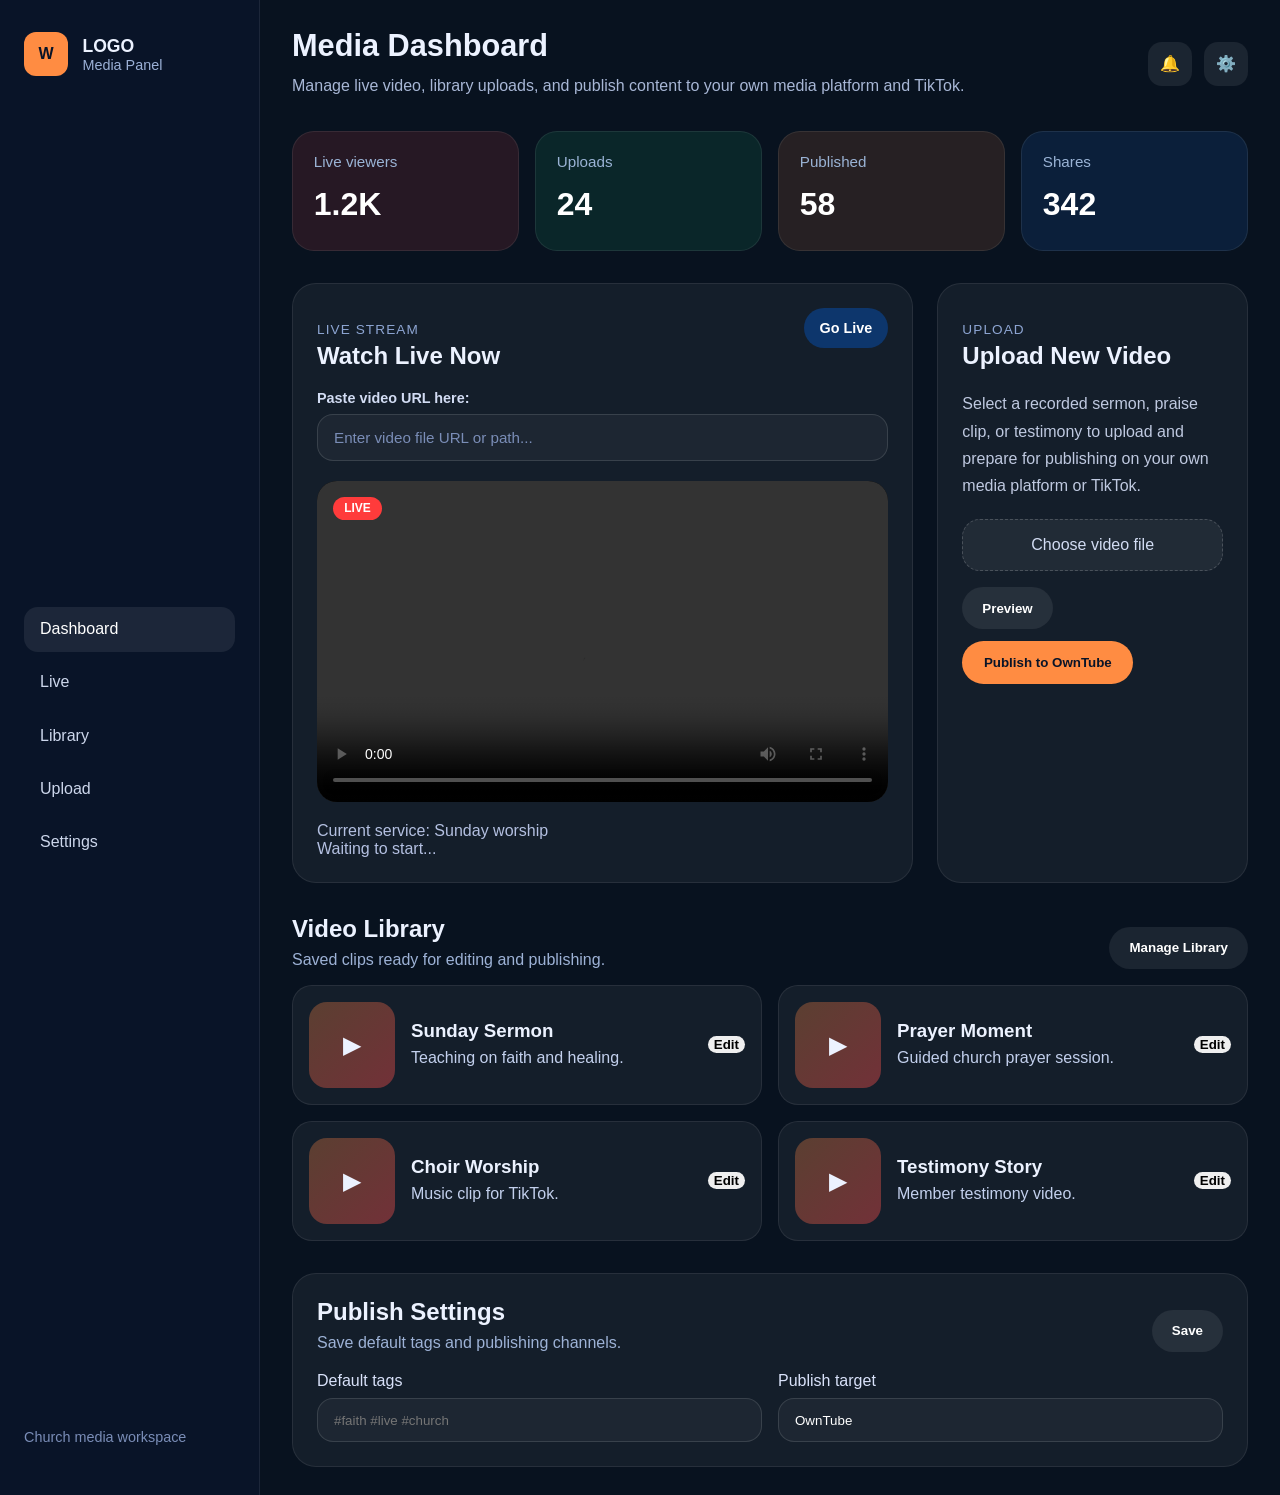
<file: index.html>
<!DOCTYPE html>
<html lang="en">
<head>
    <meta charset="UTF-8">
    <meta name="viewport" content="width=device-width, initial-scale=1.0">
    <title>Media Panel - The Word of God Apostolic Deliverance Vineyard Church</title>
    <link rel="stylesheet" href="styles.css">
</head>
<body>
    <div class="dashboard-shell">
        <aside class="sidebar">
            <div class="brand-panel">
                <div class="brand-icon">W</div>
                <div>
                    <h2>LOGO</h2>
                    <p>Media Panel</p>
                </div>
            </div>

            <nav class="menu">
                <a class="menu-link active" href="#">Dashboard</a>
                <a class="menu-link" href="#live-section">Live</a>
                <a class="menu-link" href="#library-section">Library</a>
                <a class="menu-link" href="#upload-section">Upload</a>
                <a class="menu-link" href="#settings-section">Settings</a>
            </nav>

            <div class="sidebar-footer">
                <p>Church media workspace</p>
            </div>
        </aside>

        <div class="main-area">
            <header class="topbar">
                <div>
                    <h1>Media Dashboard</h1>
                    <p>Manage live video, library uploads, and publish content to your own media platform and TikTok.</p>
                </div>
                <div class="topbar-actions">
                    <button class="icon-button">🔔</button>
                    <button class="icon-button">⚙️</button>
                </div>
            </header>

            <section class="stats-row">
                <div class="stat-card red">
                    <p>Live viewers</p>
                    <strong>1.2K</strong>
                </div>
                <div class="stat-card green">
                    <p>Uploads</p>
                    <strong>24</strong>
                </div>
                <div class="stat-card orange">
                    <p>Published</p>
                    <strong>58</strong>
                </div>
                <div class="stat-card blue">
                    <p>Shares</p>
                    <strong>342</strong>
                </div>
            </section>

            <section class="content-grid">
                <article class="card live-card" id="live-section">
                    <div class="card-header">
                        <div>
                            <p class="small-label">Live Stream</p>
                            <h2>Watch Live Now</h2>
                        </div>
                        <button class="pill-button" id="go-live-btn">Go Live</button>
                    </div>
                    <div class="url-input-section">
                        <label for="stream-url">Paste video URL here:</label>
                        <input type="text" id="stream-url" placeholder="Enter video file URL or path..." class="stream-url-input">
                    </div>
                    <div class="live-preview">
                        <video id="live-video" controls>
                            <source src="" type="video/mp4">
                            Your browser does not support the video tag.
                        </video>
                        <span class="live-dot">LIVE</span>
                    </div>
                    <div class="live-footer">
                        <div>
                            <p>Current service: Sunday worship</p>
                            <span id="stream-time">Waiting to start...</span>
                        </div>
                    </div>
                </article>

                <article class="card upload-card" id="upload-section">
                    <div class="card-header">
                        <div>
                            <p class="small-label">Upload</p>
                            <h2>Upload New Video</h2>
                        </div>
                    </div>
                    <p class="card-text">Select a recorded sermon, praise clip, or testimony to upload and prepare for publishing on your own media platform or TikTok.</p>
                    <label class="file-picker">
                        <input type="file" id="media-upload" accept="video/*">
                        Choose video file
                    </label>
                    <div class="upload-actions">
                        <button class="secondary-button" id="preview-button">Preview</button>
                        <button class="primary-button" id="publish-button">Publish to OwnTube</button>
                    </div>
                </article>
            </section>

            <section class="library-section" id="library-section">
                <div class="section-header">
                    <div>
                        <h2>Video Library</h2>
                        <p>Saved clips ready for editing and publishing.</p>
                    </div>
                    <button class="secondary-button">Manage Library</button>
                </div>

                <div class="library-grid">
                    <article class="video-card">
                        <div class="video-thumb">▶</div>
                        <div>
                            <h3>Sunday Sermon</h3>
                            <p>Teaching on faith and healing.</p>
                        </div>
                        <button class="mini-button">Edit</button>
                    </article>
                    <article class="video-card">
                        <div class="video-thumb">▶</div>
                        <div>
                            <h3>Prayer Moment</h3>
                            <p>Guided church prayer session.</p>
                        </div>
                        <button class="mini-button">Edit</button>
                    </article>
                    <article class="video-card">
                        <div class="video-thumb">▶</div>
                        <div>
                            <h3>Choir Worship</h3>
                            <p>Music clip for TikTok.</p>
                        </div>
                        <button class="mini-button">Edit</button>
                    </article>
                    <article class="video-card">
                        <div class="video-thumb">▶</div>
                        <div>
                            <h3>Testimony Story</h3>
                            <p>Member testimony video.</p>
                        </div>
                        <button class="mini-button">Edit</button>
                    </article>
                </div>
            </section>

            <section class="settings-panel" id="settings-section">
                <div class="card">
                    <div class="section-header">
                        <div>
                            <h2>Publish Settings</h2>
                            <p>Save default tags and publishing channels.</p>
                        </div>
                        <button class="secondary-button">Save</button>
                    </div>
                    <div class="settings-grid">
                        <label>
                            <span>Default tags</span>
                            <input type="text" placeholder="#faith #live #church">
                        </label>
                        <label>
                            <span>Publish target</span>
                            <select>
                                <option>OwnTube</option>
                                <option>TikTok</option>
                                <option>Instagram</option>
                            </select>
                        </label>
                    </div>
                </div>
            </section>
        </div>
    </div>
    <script src="script.js"></script>
</body>
</html>
</file>
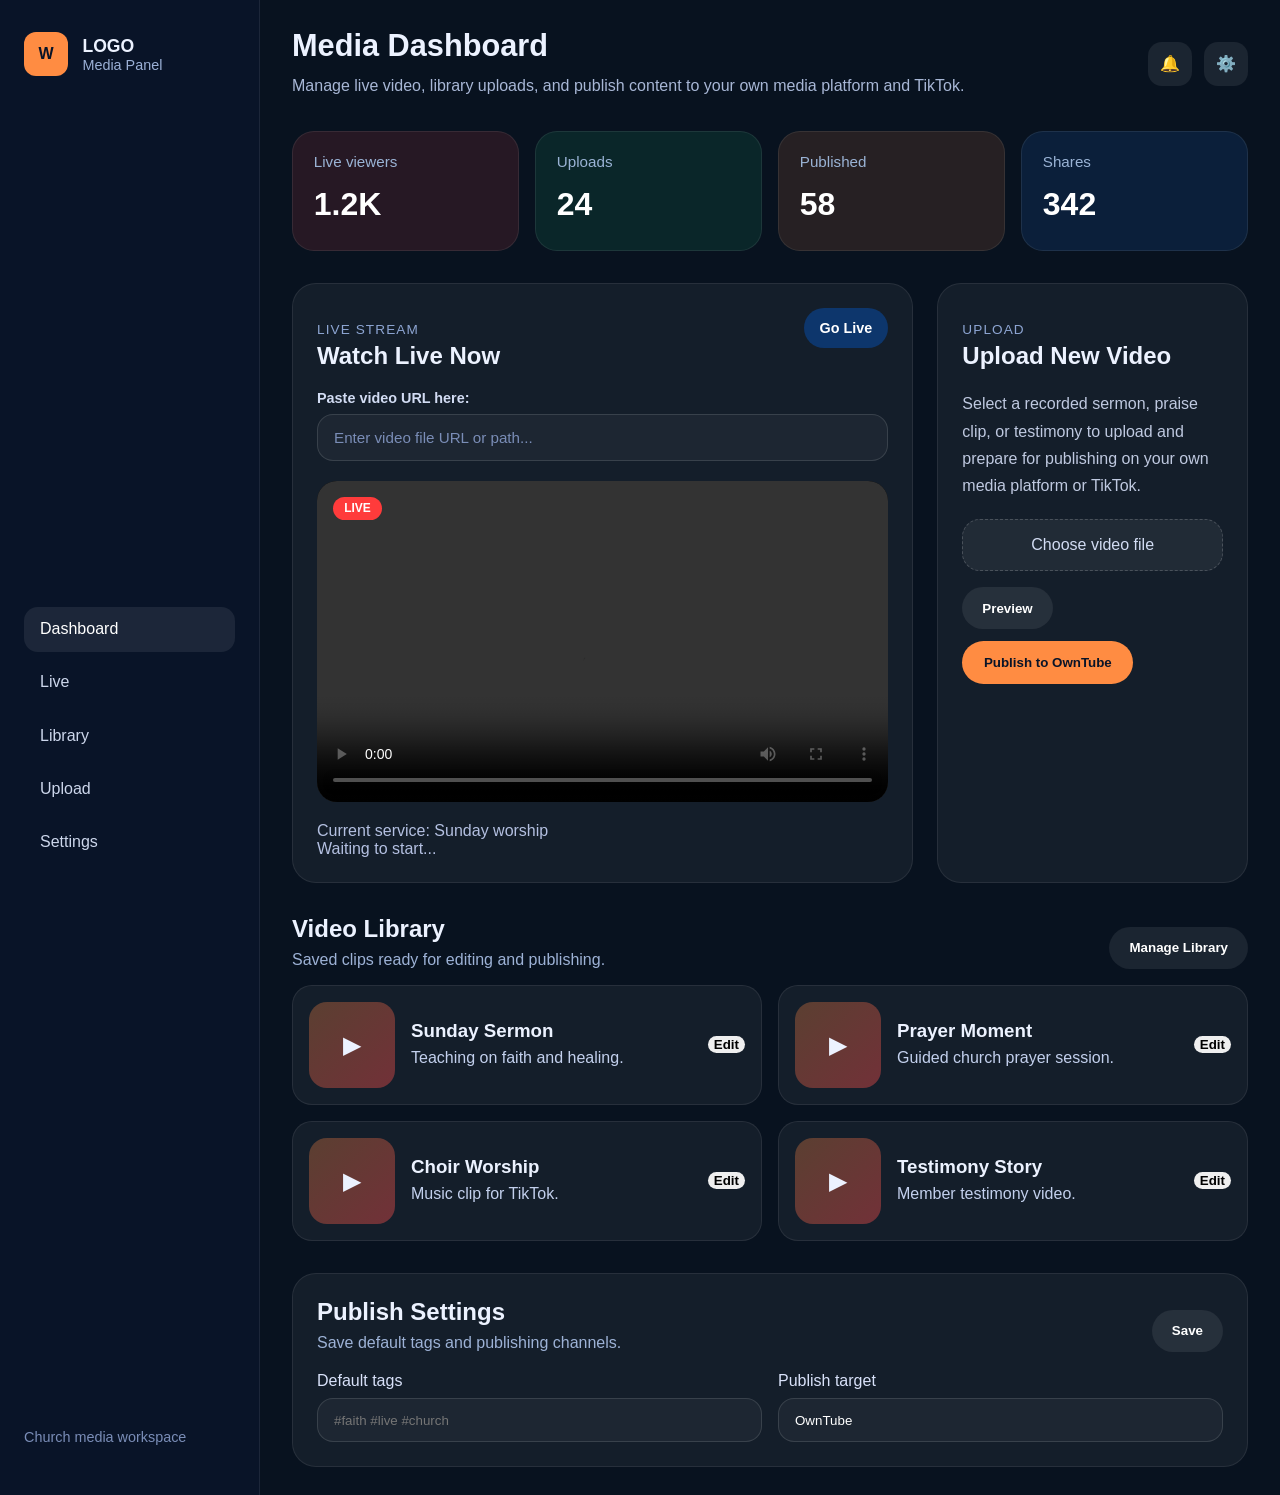
<file: media-panel/index.html>
<!DOCTYPE html>
<html lang="en">
<head>
    <meta charset="UTF-8">
    <meta name="viewport" content="width=device-width, initial-scale=1.0">
    <title>Media Panel - The Word of God Apostolic Deliverance Vineyard Church</title>
    <link rel="stylesheet" href="styles.css">
</head>
<body>
    <div class="dashboard-shell">
        <aside class="sidebar">
            <div class="brand-panel">
                <div class="brand-icon">W</div>
                <div>
                    <h2>LOGO</h2>
                    <p>Media Panel</p>
                </div>
            </div>

            <nav class="menu">
                <a class="menu-link active" href="#">Dashboard</a>
                <a class="menu-link" href="#live-section">Live</a>
                <a class="menu-link" href="#library-section">Library</a>
                <a class="menu-link" href="#upload-section">Upload</a>
                <a class="menu-link" href="#settings-section">Settings</a>
            </nav>

            <div class="sidebar-footer">
                <p>Church media workspace</p>
            </div>
        </aside>

        <div class="main-area">
            <header class="topbar">
                <div>
                    <h1>Media Dashboard</h1>
                    <p>Manage live video, library uploads, and publish content to your own media platform and TikTok.</p>
                </div>
                <div class="topbar-actions">
                    <button class="icon-button">🔔</button>
                    <button class="icon-button">⚙️</button>
                </div>
            </header>

            <section class="stats-row">
                <div class="stat-card red">
                    <p>Live viewers</p>
                    <strong>1.2K</strong>
                </div>
                <div class="stat-card green">
                    <p>Uploads</p>
                    <strong>24</strong>
                </div>
                <div class="stat-card orange">
                    <p>Published</p>
                    <strong>58</strong>
                </div>
                <div class="stat-card blue">
                    <p>Shares</p>
                    <strong>342</strong>
                </div>
            </section>

            <section class="content-grid">
                <article class="card live-card" id="live-section">
                    <div class="card-header">
                        <div>
                            <p class="small-label">Live Stream</p>
                            <h2>Watch Live Now</h2>
                        </div>
                        <button class="pill-button" id="go-live-btn">Go Live</button>
                    </div>
                    <div class="url-input-section">
                        <label for="stream-url">Paste video URL here:</label>
                        <input type="text" id="stream-url" placeholder="Enter video file URL or path..." class="stream-url-input">
                    </div>
                    <div class="live-preview">
                        <video id="live-video" controls>
                            <source src="" type="video/mp4">
                            Your browser does not support the video tag.
                        </video>
                        <span class="live-dot">LIVE</span>
                    </div>
                    <div class="live-footer">
                        <div>
                            <p>Current service: Sunday worship</p>
                            <span id="stream-time">Waiting to start...</span>
                        </div>
                    </div>
                </article>

                <article class="card upload-card" id="upload-section">
                    <div class="card-header">
                        <div>
                            <p class="small-label">Upload</p>
                            <h2>Upload New Video</h2>
                        </div>
                    </div>
                    <p class="card-text">Select a recorded sermon, praise clip, or testimony to upload and prepare for publishing on your own media platform or TikTok.</p>
                    <label class="file-picker">
                        <input type="file" id="media-upload" accept="video/*">
                        Choose video file
                    </label>
                    <div class="upload-actions">
                        <button class="secondary-button" id="preview-button">Preview</button>
                        <button class="primary-button" id="publish-button">Publish to OwnTube</button>
                    </div>
                </article>
            </section>

            <section class="library-section" id="library-section">
                <div class="section-header">
                    <div>
                        <h2>Video Library</h2>
                        <p>Saved clips ready for editing and publishing.</p>
                    </div>
                    <button class="secondary-button">Manage Library</button>
                </div>

                <div class="library-grid">
                    <article class="video-card">
                        <div class="video-thumb">▶</div>
                        <div>
                            <h3>Sunday Sermon</h3>
                            <p>Teaching on faith and healing.</p>
                        </div>
                        <button class="mini-button">Edit</button>
                    </article>
                    <article class="video-card">
                        <div class="video-thumb">▶</div>
                        <div>
                            <h3>Prayer Moment</h3>
                            <p>Guided church prayer session.</p>
                        </div>
                        <button class="mini-button">Edit</button>
                    </article>
                    <article class="video-card">
                        <div class="video-thumb">▶</div>
                        <div>
                            <h3>Choir Worship</h3>
                            <p>Music clip for TikTok.</p>
                        </div>
                        <button class="mini-button">Edit</button>
                    </article>
                    <article class="video-card">
                        <div class="video-thumb">▶</div>
                        <div>
                            <h3>Testimony Story</h3>
                            <p>Member testimony video.</p>
                        </div>
                        <button class="mini-button">Edit</button>
                    </article>
                </div>
            </section>

            <section class="settings-panel" id="settings-section">
                <div class="card">
                    <div class="section-header">
                        <div>
                            <h2>Publish Settings</h2>
                            <p>Save default tags and publishing channels.</p>
                        </div>
                        <button class="secondary-button">Save</button>
                    </div>
                    <div class="settings-grid">
                        <label>
                            <span>Default tags</span>
                            <input type="text" placeholder="#faith #live #church">
                        </label>
                        <label>
                            <span>Publish target</span>
                            <select>
                                <option>OwnTube</option>
                                <option>TikTok</option>
                                <option>Instagram</option>
                            </select>
                        </label>
                    </div>
                </div>
            </section>
        </div>
    </div>
    <script src="script.js"></script>
</body>
</html>
</file>
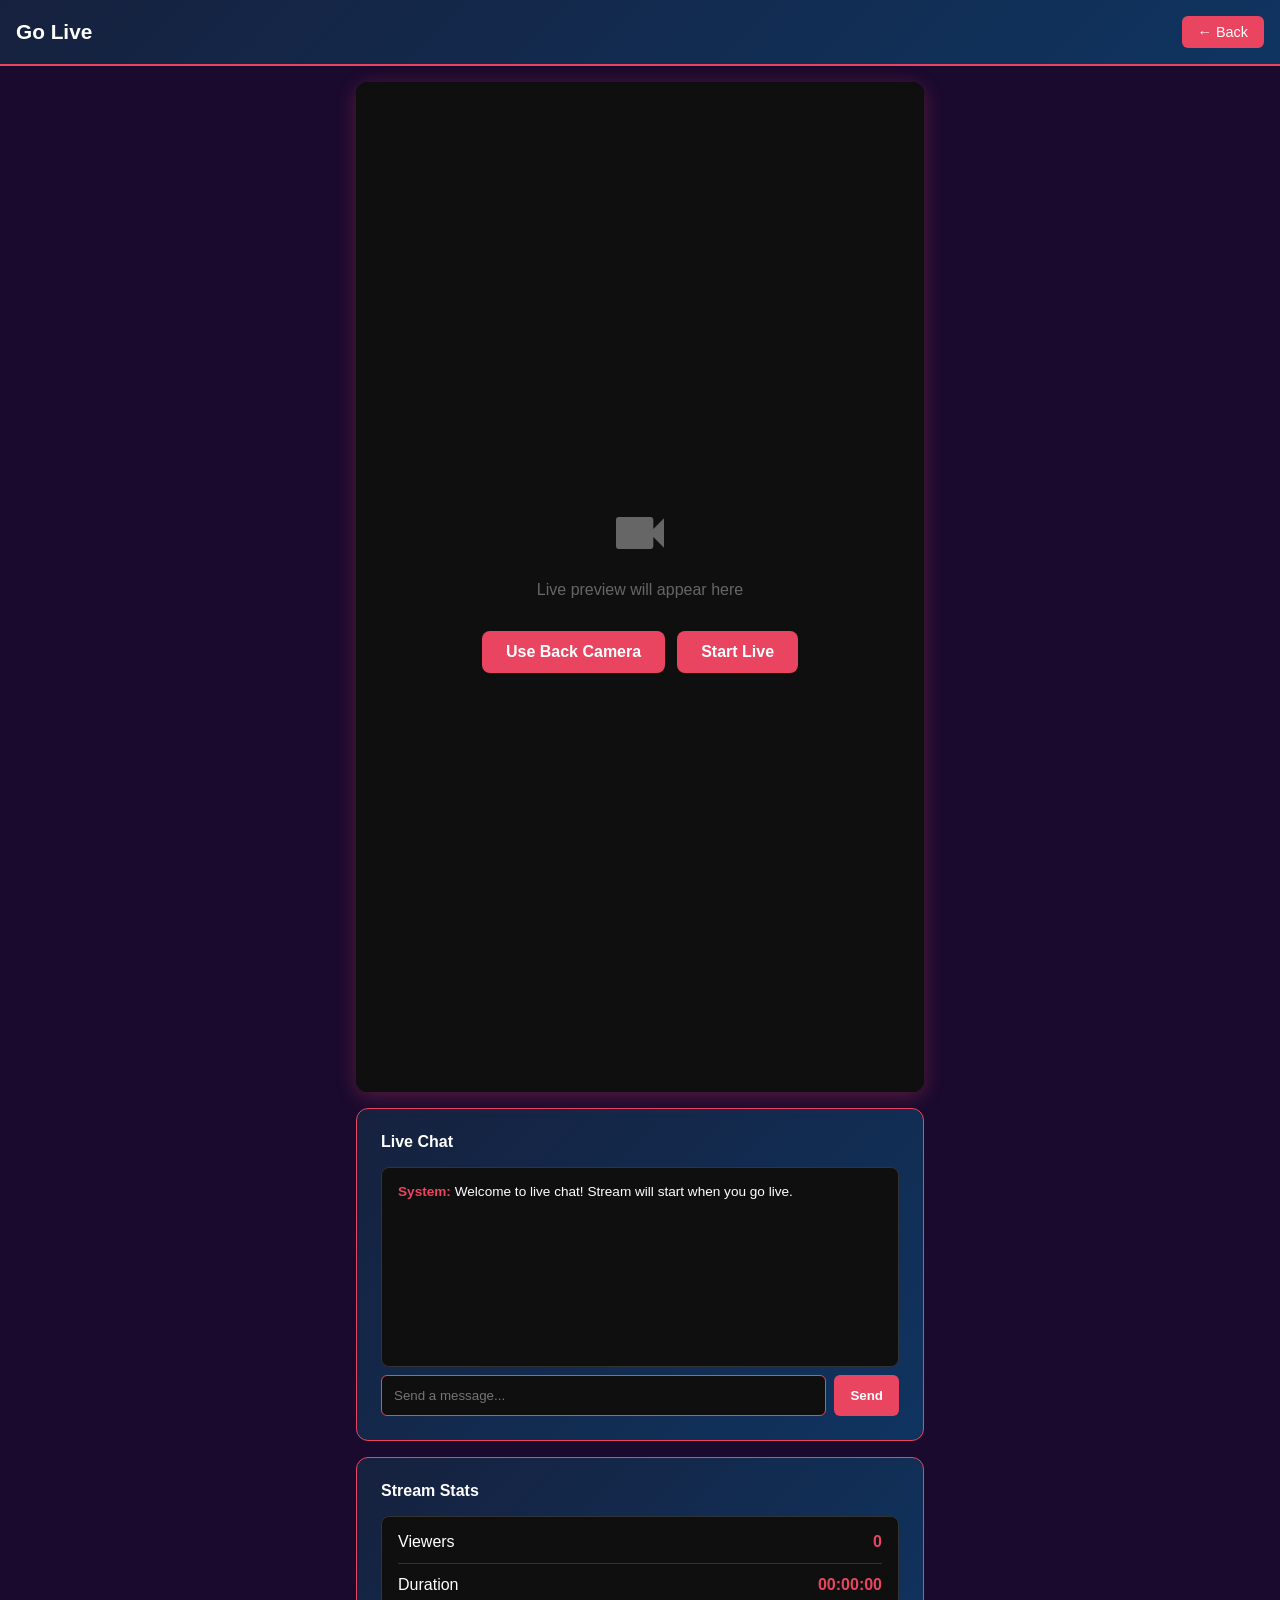
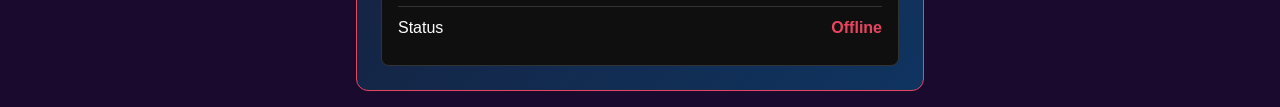
<file: go-live.html>
<!DOCTYPE html>
<html lang="en">
<head>
    <meta charset="UTF-8">
    <meta name="viewport" content="width=device-width, initial-scale=1.0">
    <title>Go Live - The Word of God Apostolic Deliverance Vineyard Church</title>
    <style>
        * {
            margin: 0;
            padding: 0;
            box-sizing: border-box;
        }

        body {
            font-family: 'Segoe UI', Tahoma, Geneva, Verdana, sans-serif;
            background: #1a0a2e;
            color: #fff;
            min-height: 100vh;
        }

        .header {
            background: linear-gradient(135deg, #16213e 0%, #0f3460 100%);
            padding: 1rem;
            display: flex;
            justify-content: space-between;
            align-items: center;
            border-bottom: 2px solid #e94560;
        }

        .header h1 {
            font-size: 1.3rem;
            color: #fff;
        }

        .back-btn {
            background: #e94560;
            border: none;
            color: #fff;
            padding: 0.5rem 1rem;
            border-radius: 6px;
            cursor: pointer;
            text-decoration: none;
            display: inline-block;
            font-size: 0.9rem;
        }

        .back-btn:hover {
            background: #d63454;
        }

        .main-content {
            display: flex;
            flex-direction: column;
            max-width: 600px;
            margin: 0 auto;
            padding: 1rem;
            gap: 1rem;
        }

        .stream-section {
            padding: 0;
            display: flex;
            flex-direction: column;
            gap: 1rem;
        }

        .preview-container {
            background: #000;
            border-radius: 12px;
            overflow: hidden;
            aspect-ratio: 9/16;
            position: relative;
            box-shadow: 0 4px 20px rgba(233, 69, 96, 0.3);
        }

        .preview-video {
            width: 100%;
            height: 100%;
            object-fit: cover;
            display: none;
        }

        .preview-placeholder {
            width: 100%;
            height: 100%;
            display: flex;
            align-items: center;
            justify-content: center;
            flex-direction: column;
            gap: 1rem;
            color: #666;
            background: #0f0f0f;
        }

        .preview-placeholder svg {
            width: 64px;
            height: 64px;
        }

        .preview-buttons {
            display: flex;
            gap: 0.75rem;
            justify-content: center;
            margin-top: 1rem;
            flex-wrap: wrap;
        }

        #switch-camera-btn,
        #start-camera-btn {
            background: #e94560;
            border: none;
            color: white;
            padding: 0.75rem 1.5rem;
            border-radius: 8px;
            cursor: pointer;
            font-size: 1rem;
            font-weight: 600;
            transition: background 0.3s ease;
        }

        #switch-camera-btn:hover,
        #start-camera-btn:hover {
            background: #d63454;
        }

        .stream-controls {
            display: flex;
            flex-direction: column;
            gap: 1rem;
        }

        .control-group {
            background: linear-gradient(135deg, #16213e 0%, #0f3460 100%);
            padding: 1.5rem;
            border-radius: 12px;
            border: 1px solid #e94560;
        }

        .control-group h3 {
            margin-bottom: 1rem;
            color: #fff;
            font-size: 1.1rem;
        }

        .form-group {
            margin-bottom: 1rem;
        }

        .form-group label {
            display: block;
            margin-bottom: 0.5rem;
            color: #ccc;
            font-size: 0.9rem;
        }

        .form-group input,
        .form-group textarea,
        .form-group select {
            width: 100%;
            padding: 0.75rem;
            border: 1px solid #e94560;
            border-radius: 6px;
            background: #0f0f0f;
            color: #fff;
            font-size: 0.9rem;
        }

        .form-group textarea {
            resize: vertical;
            min-height: 60px;
        }

        .go-live-btn {
            background: linear-gradient(135deg, #e94560 0%, #d63454 100%);
            color: #fff;
            border: none;
            padding: 1rem;
            border-radius: 8px;
            font-size: 1.1rem;
            font-weight: 600;
            cursor: pointer;
            width: 100%;
            transition: background 0.3s ease;
            margin-top: 0.5rem;
        }

        .go-live-btn:hover {
            background: linear-gradient(135deg, #d63454 0%, #b82344 100%);
        }

        .go-live-btn:disabled {
            background: #666;
            cursor: not-allowed;
        }

        .sidebar {
            background: transparent;
            border-left: none;
            padding: 0;
            display: flex;
            flex-direction: column;
            gap: 1rem;
        }

        .sidebar-section {
            margin-bottom: 0;
            background: linear-gradient(135deg, #16213e 0%, #0f3460 100%);
            padding: 1.5rem;
            border-radius: 12px;
            border: 1px solid #e94560;
        }

        .sidebar-section h3 {
            margin-bottom: 1rem;
            color: #fff;
            font-size: 1rem;
        }

        .chat-messages {
            background: #0f0f0f;
            border-radius: 8px;
            padding: 1rem;
            height: 200px;
            overflow-y: auto;
            border: 1px solid #333;
            margin-bottom: 0.5rem;
        }

        .chat-message {
            margin-bottom: 0.75rem;
            font-size: 0.85rem;
        }

        .chat-user {
            font-weight: 600;
            color: #e94560;
        }

        .chat-input-group {
            display: flex;
            gap: 0.5rem;
        }

        .chat-input {
            flex: 1;
            padding: 0.75rem;
            border: 1px solid #e94560;
            border-radius: 6px;
            background: #0f0f0f;
            color: #fff;
        }

        .send-btn {
            background: #e94560;
            border: none;
            color: #fff;
            padding: 0.75rem 1rem;
            border-radius: 6px;
            cursor: pointer;
            font-weight: 600;
        }

        .send-btn:hover {
            background: #d63454;
        }

        .stream-stats {
            background: #0f0f0f;
            border-radius: 8px;
            padding: 1rem;
            border: 1px solid #333;
        }

        .stat-item {
            display: flex;
            justify-content: space-between;
            margin-bottom: 0.75rem;
            padding-bottom: 0.75rem;
            border-bottom: 1px solid #333;
        }

        .stat-item:last-child {
            margin-bottom: 0;
            border-bottom: none;
        }

        .stat-value {
            font-weight: 600;
            color: #e94560;
        }

        @media (max-width: 768px) {
            .main-content {
                max-width: 100%;
            }

            .preview-container {
                aspect-ratio: 9/16;
            }
        }
    </style>
</head>
<body>
    <header class="header">
        <h1>Go Live</h1>
        <a href="index.html" class="back-btn">← Back</a>
    </header>

    <div class="main-content">
        <main class="stream-section">
            <div class="preview-container">
                <div id="preview-placeholder" class="preview-placeholder">
                    <svg viewBox="0 0 24 24" fill="currentColor">
                        <path d="M17 10.5V7c0-.55-.45-1-1-1H4c-.55 0-1 .45-1 1v10c0 .55.45 1 1 1h12c.55 0 1-.45 1-1v-3.5l4 4v-11l-4 4z"/>
                    </svg>
                    <p>Live preview will appear here</p>
                    <div class="preview-buttons">
                        <button id="switch-camera-btn" type="button">Use Back Camera</button>
                        <button id="start-camera-btn">Start Live</button>
                    </div>
                </div>
                <video id="preview-video" class="preview-video" autoplay muted></video>
            </div>

            <div class="sidebar-section">
                <h3>Live Chat</h3>
                <div class="chat-messages" id="chat-messages">
                    <div class="chat-message">
                        <span class="chat-user">System:</span> Welcome to live chat! Stream will start when you go live.
                    </div>
                </div>
                <div class="chat-input-group">
                    <input type="text" class="chat-input" id="chat-input" placeholder="Send a message...">
                    <button class="send-btn" id="send-chat-btn">Send</button>
                </div>
            </div>

            <div class="sidebar-section">
                <h3>Stream Stats</h3>
                <div class="stream-stats">
                    <div class="stat-item">
                        <span>Viewers</span>
                        <span class="stat-value" id="viewer-count">0</span>
                    </div>
                    <div class="stat-item">
                        <span>Duration</span>
                        <span class="stat-value" id="stream-duration">00:00:00</span>
                    </div>
                    <div class="stat-item">
                        <span>Status</span>
                        <span class="stat-value" id="stream-status">Offline</span>
                    </div>
                </div>
            </div>
        </main>
    </div>

    <script>
        const startCameraBtn = document.getElementById('start-camera-btn');
        const switchCameraBtn = document.getElementById('switch-camera-btn');
        const previewVideo = document.getElementById('preview-video');
        const previewPlaceholder = document.getElementById('preview-placeholder');
        const chatInput = document.getElementById('chat-input');
        const sendChatBtn = document.getElementById('send-chat-btn');
        const chatMessages = document.getElementById('chat-messages');
        const viewerCount = document.getElementById('viewer-count');
        const streamDuration = document.getElementById('stream-duration');
        const streamStatus = document.getElementById('stream-status');

        let stream = null;
        let isLive = false;
        let startTime = null;
        let durationInterval = null;
        let viewerInterval = null;
        let peerConnection = null;
        let viewerCandidatesAdded = new Set();
        let viewerCandidateInterval = null;
        let currentFacingMode = 'user';

        // WebRTC configuration
        const rtcConfiguration = {
            iceServers: [
                { urls: 'stun:stun.l.google.com:19302' }
            ]
        };

        function getCameraConstraints() {
            return {
                video: { facingMode: { ideal: currentFacingMode } },
                audio: true
            };
        }

        function stopStream() {
            if (!stream) return;
            stream.getTracks().forEach(track => track.stop());
            stream = null;
        }

        async function openCameraPreview() {
            stopStream();
            try {
                stream = await navigator.mediaDevices.getUserMedia(getCameraConstraints());
                previewVideo.srcObject = stream;
                previewVideo.style.display = 'block';
                previewPlaceholder.style.display = 'none';
            } catch (error) {
                console.error('Could not open camera:', error);
                alert('Unable to access camera with the selected mode. Please try a different camera.');
            }
        }

        function updateSwitchButton() {
            switchCameraBtn.textContent = currentFacingMode === 'user' ? 'Use Back Camera' : 'Use Front Camera';
        }

        updateSwitchButton();

        async function pollViewerCandidates(backendOrigin) {
            if (!peerConnection) return;
            try {
                const response = await fetch(`${backendOrigin}/webrtc/viewer-candidates`);
                const candidates = await response.json();

                for (const candidate of candidates) {
                    if (candidate.candidate && !viewerCandidatesAdded.has(candidate.candidate)) {
                        await peerConnection.addIceCandidate(candidate);
                        viewerCandidatesAdded.add(candidate.candidate);
                    }
                }
            } catch (error) {
                console.error('Error polling viewer candidates:', error);
            }
        }

        // Start camera preview and go live immediately
        startCameraBtn.addEventListener('click', async () => {
            if (isLive) {
                return;
            }

            try {
                await openCameraPreview();

                if (!stream) {
                    throw new Error('No camera stream available');
                }

                startCameraBtn.textContent = 'Live';
                startCameraBtn.disabled = true;

                const isGitHubPages = window.location.hostname === 'ayo454.github.io';
                const backendOrigin = isGitHubPages
                    ? 'https://the-word-of-god-deliverance-vinyard.onrender.com' // Replace with your deployed Render URL
                    : 'http://127.0.0.1:5000';
                const response = await fetch(`${backendOrigin}/start-live`, {
                    method: 'POST',
                    headers: {
                        'Content-Type': 'application/json'
                    }
                });

                if (!response.ok) {
                    if (response.status === 0) {
                        throw new Error('Cannot connect to server - check if Flask app is running');
                    }
                    throw new Error(`Live API returned ${response.status}`);
                }

                const data = await response.json();

                if (data.live) {
                    isLive = true;
                    startTime = Date.now();
                    streamStatus.textContent = 'Live';
                    streamStatus.style.color = '#e94560';
                    viewerCount.textContent = data.viewers;

                    // Start WebRTC streaming
                    await startWebRTCStream();

                    durationInterval = setInterval(updateDuration, 1000);
                    viewerInterval = setInterval(() => {
                        if (!isLive) {
                            clearInterval(viewerInterval);
                            return;
                        }
                        const current = parseInt(viewerCount.textContent, 10) || 0;
                        viewerCount.textContent = current + Math.floor(Math.random() * 3);
                    }, 5000);

                    addChatMessage('System', 'Stream has started live. Viewers can now join the live page.');
                }
            } catch (error) {
                console.error('Error starting live stream:', error);
                alert('Unable to start live stream: ' + error.message);
                // Reset on error
                stopStream();
                previewVideo.style.display = 'none';
                previewPlaceholder.style.display = 'block';
                startCameraBtn.textContent = 'Start Live';
                startCameraBtn.disabled = false;
                isLive = false;
            }
        });

        switchCameraBtn.addEventListener('click', async () => {
            currentFacingMode = currentFacingMode === 'user' ? 'environment' : 'user';
            updateSwitchButton();

            if (stream && !isLive) {
                await openCameraPreview();
            }
        });

        // WebRTC streaming function
        async function startWebRTCStream() {
            try {
                peerConnection = new RTCPeerConnection(rtcConfiguration);

                // Add camera stream to peer connection
                stream.getTracks().forEach(track => {
                    peerConnection.addTrack(track, stream);
                });

                // Create offer
                const offer = await peerConnection.createOffer();
                await peerConnection.setLocalDescription(offer);

                // Send offer to signaling server
                const isGitHubPages = window.location.hostname === 'ayo454.github.io';
                const backendOrigin = isGitHubPages
                    ? 'https://the-word-of-god-deliverance-vinyard.onrender.com' // Replace with your deployed Render URL
                    : 'http://127.0.0.1:5000';
                await fetch(`${backendOrigin}/webrtc/offer`, {
                    method: 'POST',
                    headers: {
                        'Content-Type': 'application/json'
                    },
                    body: JSON.stringify(offer)
                });

                // Listen for ICE candidates from the viewer
                peerConnection.onicecandidate = (event) => {
                    if (event.candidate) {
                        fetch(`${backendOrigin}/webrtc/candidate`, {
                            method: 'POST',
                            headers: {
                                'Content-Type': 'application/json'
                            },
                            body: JSON.stringify(event.candidate)
                        });
                    }
                };

                // Poll viewer ICE candidates and add them to the broadcaster connection
                await pollViewerCandidates(backendOrigin);
                if (viewerCandidateInterval) {
                    clearInterval(viewerCandidateInterval);
                }
                viewerCandidateInterval = setInterval(() => pollViewerCandidates(backendOrigin), 2000);

                console.log('WebRTC streaming started');
            } catch (error) {
                console.error('WebRTC error:', error);
            }
        }

        // Update stream duration
        function updateDuration() {
            if (startTime && isLive) {
                const elapsed = Math.floor((Date.now() - startTime) / 1000);
                const hours = Math.floor(elapsed / 3600);
                const minutes = Math.floor((elapsed % 3600) / 60);
                const seconds = elapsed % 60;
                streamDuration.textContent = `${hours.toString().padStart(2, '0')}:${minutes.toString().padStart(2, '0')}:${seconds.toString().padStart(2, '0')}`;
            }
        }

        // Chat functionality
        sendChatBtn.addEventListener('click', sendMessage);
        chatInput.addEventListener('keypress', (e) => {
            if (e.key === 'Enter') {
                sendMessage();
            }
        });

        function sendMessage() {
            const message = chatInput.value.trim();
            if (message) {
                addChatMessage('You', message);
                chatInput.value = '';
            }
        }

        function addChatMessage(user, message) {
            const messageEl = document.createElement('div');
            messageEl.className = 'chat-message';
            messageEl.innerHTML = `<span class="chat-user">${user}:</span> ${message}`;
            chatMessages.appendChild(messageEl);
            chatMessages.scrollTop = chatMessages.scrollHeight;
        }

        // Cleanup on page unload
        window.addEventListener('beforeunload', () => {
            if (stream) {
                stream.getTracks().forEach(track => track.stop());
            }
            if (peerConnection) {
                peerConnection.close();
            }
        });
    </script>
</body>
</html>
</file>
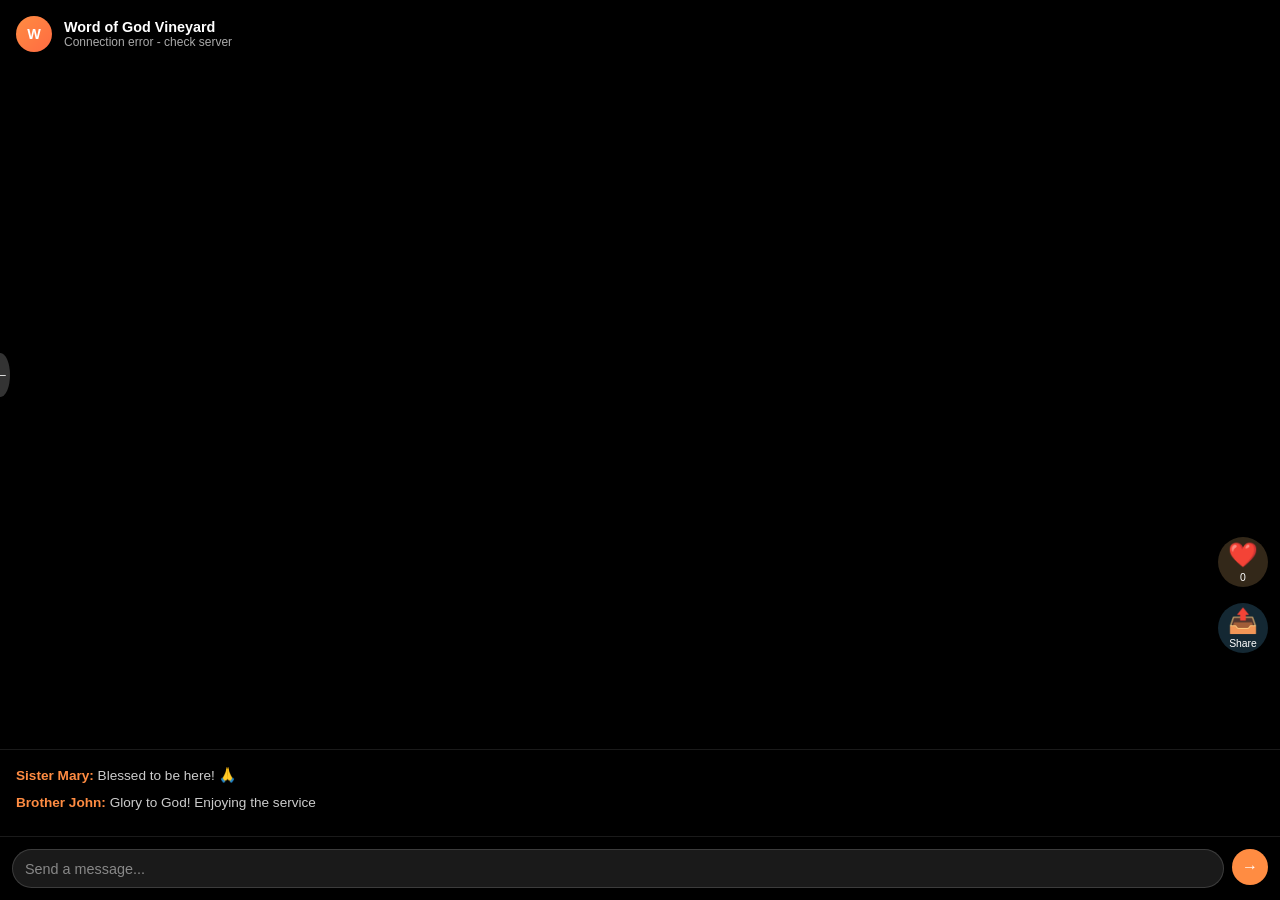
<file: live.html>
<!DOCTYPE html>
<html lang="en">
<head>
    <meta charset="UTF-8">
    <meta name="viewport" content="width=device-width, initial-scale=1.0">
    <title>Watch Live - The Word of God Apostolic Deliverance Vineyard Church</title>
    <style>
        * {
            margin: 0;
            padding: 0;
            box-sizing: border-box;
        }

        body {
            font-family: 'Segoe UI', Tahoma, Geneva, Verdana, sans-serif;
            background: #000;
            color: #fff;
            overflow: hidden;
            height: 100vh;
        }

        .live-container {
            display: flex;
            height: 100vh;
            flex-direction: column;
        }

        .video-wrapper {
            flex: 1;
            position: relative;
            background: #000;
            display: flex;
            align-items: center;
            justify-content: center;
        }

        .video-wrapper iframe {
            width: 100%;
            height: 100%;
            border: none;
        }

        .video-wrapper video {
            width: 100%;
            height: 100%;
            object-fit: cover;
        }

        .live-header {
            position: absolute;
            top: 0;
            left: 0;
            right: 0;
            display: flex;
            justify-content: space-between;
            align-items: center;
            padding: 1rem;
            background: linear-gradient(180deg, rgba(0,0,0,0.4) 0%, transparent 100%);
            z-index: 10;
        }

        .back-button {
            background: rgba(255, 255, 255, 0.2);
            border: none;
            color: #fff;
            width: 44px;
            height: 44px;
            border-radius: 50%;
            font-size: 1.2rem;
            cursor: pointer;
            display: flex;
            align-items: center;
            justify-content: center;
            transition: background 0.3s ease;
        }

        .back-button:hover {
            background: rgba(255, 255, 255, 0.3);
        }

        .channel-info {
            display: flex;
            align-items: center;
            gap: 0.75rem;
        }

        .channel-avatar {
            width: 36px;
            height: 36px;
            border-radius: 50%;
            background: linear-gradient(135deg, #ff8c42, #ff6b42);
            display: flex;
            align-items: center;
            justify-content: center;
            font-weight: bold;
            font-size: 0.9rem;
        }

        .channel-details h3 {
            margin: 0;
            font-size: 0.9rem;
            font-weight: 600;
        }

        .channel-details p {
            margin: 0;
            font-size: 0.75rem;
            color: #aaa;
        }

        .side-actions {
            position: absolute;
            right: 0;
            bottom: 80px;
            display: flex;
            flex-direction: column;
            gap: 1rem;
            padding: 1rem 0.75rem;
            z-index: 10;
        }

        .action-button {
            width: 50px;
            height: 50px;
            border-radius: 50%;
            border: none;
            background: rgba(255, 255, 255, 0.15);
            color: #fff;
            font-size: 1.5rem;
            cursor: pointer;
            display: flex;
            align-items: center;
            justify-content: center;
            transition: all 0.3s ease;
            flex-direction: column;
        }

        .action-button:hover {
            background: rgba(255, 255, 255, 0.25);
            transform: scale(1.1);
        }

        .action-count {
            font-size: 0.65rem;
            margin-top: 0.15rem;
        }

        .action-button.like-btn {
            background: rgba(255, 200, 124, 0.2);
        }

        .action-button.like-btn:hover {
            background: rgba(255, 140, 66, 0.4);
        }

        .action-button.share-btn {
            background: rgba(100, 200, 255, 0.2);
        }

        .action-button.share-btn:hover {
            background: rgba(100, 200, 255, 0.4);
        }

        .chat-section {
            background: rgba(0, 0, 0, 0.8);
            padding: 1rem;
            max-height: 180px;
            overflow-y: auto;
            border-top: 1px solid rgba(255, 255, 255, 0.1);
        }

        .chat-message {
            font-size: 0.85rem;
            margin-bottom: 0.5rem;
            line-height: 1.4;
        }

        .message-user {
            font-weight: 600;
            color: #ff8c42;
        }

        .message-text {
            color: #ccc;
        }

        .input-section {
            background: rgba(0, 0, 0, 0.9);
            padding: 0.75rem;
            border-top: 1px solid rgba(255, 255, 255, 0.1);
            display: flex;
            gap: 0.5rem;
        }

        .chat-input {
            flex: 1;
            background: rgba(255, 255, 255, 0.1);
            border: 1px solid rgba(255, 255, 255, 0.15);
            color: #fff;
            padding: 0.65rem 0.75rem;
            border-radius: 20px;
            font-size: 0.9rem;
            outline: none;
        }

        .chat-input::placeholder {
            color: #888;
        }

        .send-button {
            background: #ff8c42;
            border: none;
            color: #fff;
            width: 36px;
            height: 36px;
            border-radius: 50%;
            cursor: pointer;
            display: flex;
            align-items: center;
            justify-content: center;
            font-size: 1rem;
            transition: background 0.3s ease;
        }

        .send-button:hover {
            background: #ff7722;
        }

        @media (max-width: 768px) {
            .side-actions {
                bottom: 200px;
            }
        }

        @media (max-width: 600px) {
            .action-button {
                width: 44px;
                height: 44px;
                font-size: 1.2rem;
            }

            .chat-section {
                max-height: 120px;
            }
        }
    </style>
</head>
<body>
    <div class="live-container">
        <div class="video-wrapper">
            <button class="back-button" onclick="window.location.href='index.html'">←</button>
            
            <div class="live-header">
                <div class="channel-info">
                    <div class="channel-avatar">W</div>
                    <div class="channel-details">
                        <h3>Word of God Vineyard</h3>
                        <p id="live-status-text">Stream offline</p>
                    </div>
                </div>
            </div>

            <video id="live-video" autoplay muted></video>

            <div class="side-actions">
                <button class="action-button like-btn" onclick="addLike()">
                    <span>❤️</span>
                    <span class="action-count" id="like-count">0</span>
                </button>
                <button class="action-button share-btn" onclick="shareStream()">
                    <span>📤</span>
                    <span class="action-count">Share</span>
                </button>
            </div>
        </div>

        <div class="chat-section">
            <div id="chat-messages">
                <div class="chat-message">
                    <span class="message-user">Sister Mary:</span>
                    <span class="message-text">Blessed to be here! 🙏</span>
                </div>
                <div class="chat-message">
                    <span class="message-user">Brother John:</span>
                    <span class="message-text">Glory to God! Enjoying the service</span>
                </div>
            </div>
        </div>

        <div class="input-section">
            <input type="text" class="chat-input" placeholder="Send a message..." id="message-input">
            <button class="send-button" onclick="sendMessage()">→</button>
        </div>
    </div>

    <script>
        let likeCount = 0;

        function addLike() {
            likeCount += 1;
            document.getElementById('like-count').textContent = likeCount;
            const btn = event.target.closest('.like-btn');
            btn.style.transform = 'scale(1.3)';
            setTimeout(() => {
                btn.style.transform = 'scale(1.1)';
            }, 200);
        }

        function shareStream() {
            if (navigator.share) {
                navigator.share({
                    title: 'The Word of God Vineyard Church',
                    text: 'Join us for live worship and prayer!',
                    url: window.location.href
                });
            } else {
                alert('Share this link: ' + window.location.href);
            }
        }

        function sendMessage() {
            const input = document.getElementById('message-input');
            const message = input.value.trim();
            if (message) {
                const chatDiv = document.getElementById('chat-messages');
                const msgEl = document.createElement('div');
                msgEl.className = 'chat-message';
                msgEl.innerHTML = `<span class="message-user">You:</span> <span class="message-text">${message}</span>`;
                chatDiv.appendChild(msgEl);
                chatDiv.scrollTop = chatDiv.scrollHeight;
                input.value = '';
            }
        }

        document.getElementById('message-input').addEventListener('keypress', function(e) {
            if (e.key === 'Enter') {
                sendMessage();
            }
        });

        let broadcasterCandidatesAdded = new Set();
        let broadcasterCandidateInterval = null;

        async function fetchLiveStatus() {
            try {
                // Detect environment and use appropriate backend URL
                const isGitHubPages = window.location.hostname === 'ayo454.github.io';
                const backendOrigin = isGitHubPages
                    ? 'https://the-word-of-god-deliverance-vinyard.onrender.com' // Replace with your deployed Render URL
                    : 'http://127.0.0.1:5000';

                const response = await fetch(`${backendOrigin}/status`);

                if (!response.ok) {
                    throw new Error(`Status API returned ${response.status}`);
                }

                const data = await response.json();
                const statusText = document.getElementById('live-status-text');

                if (data.live) {
                    statusText.textContent = '🔴 LIVE NOW';
                    // Start WebRTC connection if not already connected
                    if (!window.peerConnection) {
                        await startWebRTCViewer();
                    }
                } else {
                    statusText.textContent = 'Stream offline';
                    const liveVideo = document.getElementById('live-video');
                    liveVideo.srcObject = null;
                    if (window.peerConnection) {
                        window.peerConnection.close();
                        window.peerConnection = null;
                    }
                }
            } catch (error) {
                console.error('Unable to fetch live status:', error);
                const statusText = document.getElementById('live-status-text');
                if (error.message.includes('Failed to fetch') || error.message.includes('CORS')) {
                    statusText.textContent = 'Connection error - check server';
                } else {
                    statusText.textContent = 'Stream offline';
                }
            }
        }

        async function pollBroadcasterCandidates(backendOrigin) {
            if (!window.peerConnection) return;
            try {
                const candidatesResponse = await fetch(`${backendOrigin}/webrtc/candidates`);
                const candidates = await candidatesResponse.json();

                for (const candidate of candidates) {
                    if (candidate.candidate && !broadcasterCandidatesAdded.has(candidate.candidate)) {
                        await window.peerConnection.addIceCandidate(candidate);
                        broadcasterCandidatesAdded.add(candidate.candidate);
                    }
                }
            } catch (error) {
                console.error('Error polling broadcaster candidates:', error);
            }
        }

        // WebRTC viewer function
        async function startWebRTCViewer() {
            try {
                const isGitHubPages = window.location.hostname === 'ayo454.github.io';
                const backendOrigin = isGitHubPages
                    ? 'https://the-word-of-god-deliverance-vinyard.onrender.com' // Replace with your deployed Render URL
                    : 'http://127.0.0.1:5000';

                const rtcConfiguration = {
                    iceServers: [
                        { urls: 'stun:stun.l.google.com:19302' }
                    ]
                };

                window.peerConnection = new RTCPeerConnection(rtcConfiguration);
                const liveVideo = document.getElementById('live-video');

                // Handle incoming stream
                window.peerConnection.ontrack = (event) => {
                    if (event.streams && event.streams[0]) {
                        liveVideo.srcObject = event.streams[0];
                    }
                };

                // Send viewer ICE candidates to backend
                window.peerConnection.onicecandidate = async (event) => {
                    if (event.candidate) {
                        await fetch(`${backendOrigin}/webrtc/viewer-candidate`, {
                            method: 'POST',
                            headers: {
                                'Content-Type': 'application/json'
                            },
                            body: JSON.stringify(event.candidate)
                        });
                    }
                };

                // Get offer from broadcaster
                const offerResponse = await fetch(`${backendOrigin}/webrtc/offer`);
                const offer = await offerResponse.json();

                if (offer.type && offer.sdp) {
                    await window.peerConnection.setRemoteDescription(offer);

                    // Create answer
                    const answer = await window.peerConnection.createAnswer();
                    await window.peerConnection.setLocalDescription(answer);

                    // Send answer back
                    await fetch(`${backendOrigin}/webrtc/answer`, {
                        method: 'POST',
                        headers: {
                            'Content-Type': 'application/json'
                        },
                        body: JSON.stringify(answer)
                    });

                    // Add any existing broadcaster ICE candidates
                    await pollBroadcasterCandidates(backendOrigin);
                    broadcasterCandidateInterval = setInterval(() => pollBroadcasterCandidates(backendOrigin), 2000);
                }

                console.log('WebRTC viewer started');
            } catch (error) {
                console.error('WebRTC viewer error:', error);
            }
        }

        fetchLiveStatus();
        setInterval(fetchLiveStatus, 3000);

        // Cleanup on page unload
        window.addEventListener('beforeunload', () => {
            if (window.peerConnection) {
                window.peerConnection.close();
            }
            if (broadcasterCandidateInterval) {
                clearInterval(broadcasterCandidateInterval);
            }
        });
    </script>
</body>
</html>
</file>
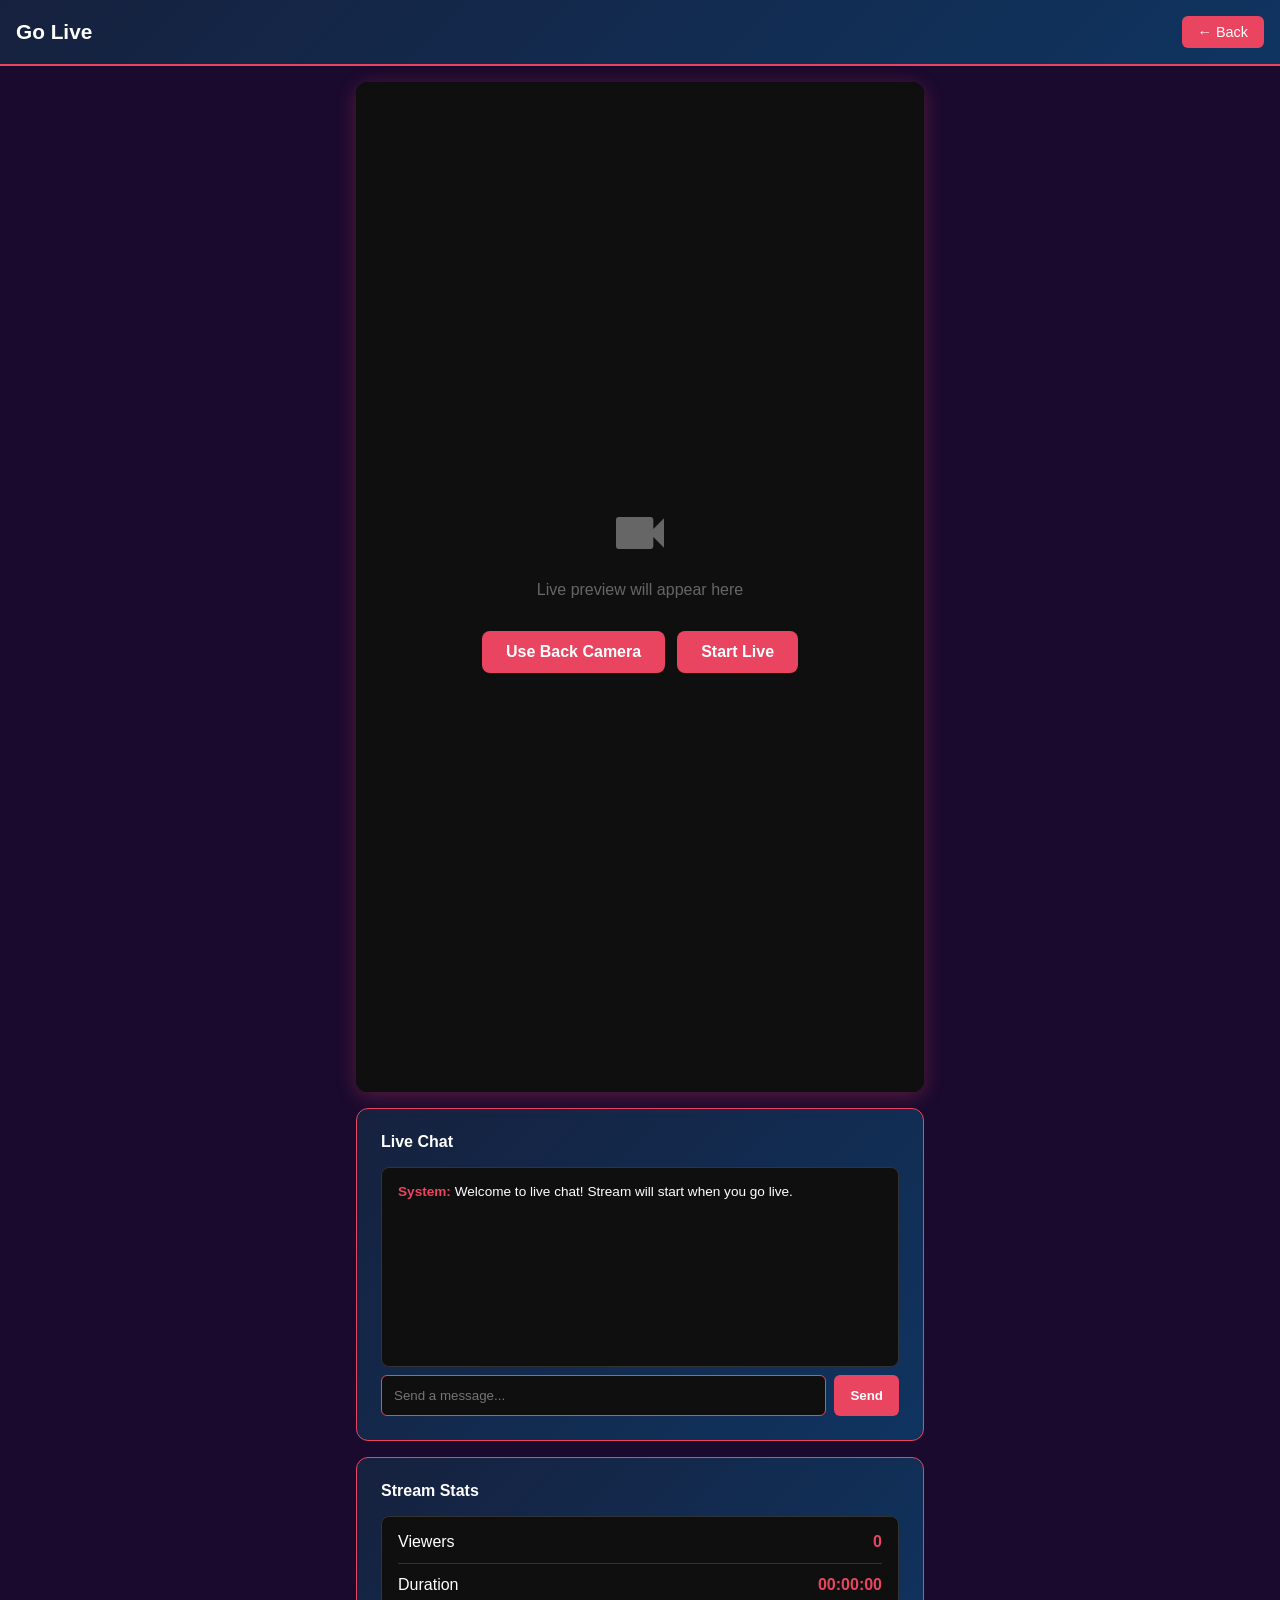
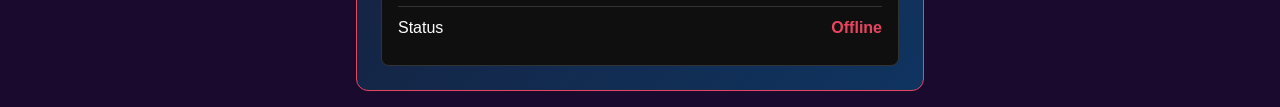
<file: media-panel/go-live.html>
<!DOCTYPE html>
<html lang="en">
<head>
    <meta charset="UTF-8">
    <meta name="viewport" content="width=device-width, initial-scale=1.0">
    <title>Go Live - The Word of God Apostolic Deliverance Vineyard Church</title>
    <style>
        * {
            margin: 0;
            padding: 0;
            box-sizing: border-box;
        }

        body {
            font-family: 'Segoe UI', Tahoma, Geneva, Verdana, sans-serif;
            background: #1a0a2e;
            color: #fff;
            min-height: 100vh;
        }

        .header {
            background: linear-gradient(135deg, #16213e 0%, #0f3460 100%);
            padding: 1rem;
            display: flex;
            justify-content: space-between;
            align-items: center;
            border-bottom: 2px solid #e94560;
        }

        .header h1 {
            font-size: 1.3rem;
            color: #fff;
        }

        .back-btn {
            background: #e94560;
            border: none;
            color: #fff;
            padding: 0.5rem 1rem;
            border-radius: 6px;
            cursor: pointer;
            text-decoration: none;
            display: inline-block;
            font-size: 0.9rem;
        }

        .back-btn:hover {
            background: #d63454;
        }

        .main-content {
            display: flex;
            flex-direction: column;
            max-width: 600px;
            margin: 0 auto;
            padding: 1rem;
            gap: 1rem;
        }

        .stream-section {
            padding: 0;
            display: flex;
            flex-direction: column;
            gap: 1rem;
        }

        .preview-container {
            background: #000;
            border-radius: 12px;
            overflow: hidden;
            aspect-ratio: 9/16;
            position: relative;
            box-shadow: 0 4px 20px rgba(233, 69, 96, 0.3);
        }

        .preview-video {
            width: 100%;
            height: 100%;
            object-fit: cover;
            display: none;
        }

        .preview-placeholder {
            width: 100%;
            height: 100%;
            display: flex;
            align-items: center;
            justify-content: center;
            flex-direction: column;
            gap: 1rem;
            color: #666;
            background: #0f0f0f;
        }

        .preview-placeholder svg {
            width: 64px;
            height: 64px;
        }

        .preview-buttons {
            display: flex;
            gap: 0.75rem;
            justify-content: center;
            margin-top: 1rem;
            flex-wrap: wrap;
        }

        #switch-camera-btn,
        #start-camera-btn {
            background: #e94560;
            border: none;
            color: white;
            padding: 0.75rem 1.5rem;
            border-radius: 8px;
            cursor: pointer;
            font-size: 1rem;
            font-weight: 600;
            transition: background 0.3s ease;
        }

        #switch-camera-btn:hover,
        #start-camera-btn:hover {
            background: #d63454;
        }

        .stream-controls {
            display: flex;
            flex-direction: column;
            gap: 1rem;
        }

        .control-group {
            background: linear-gradient(135deg, #16213e 0%, #0f3460 100%);
            padding: 1.5rem;
            border-radius: 12px;
            border: 1px solid #e94560;
        }

        .control-group h3 {
            margin-bottom: 1rem;
            color: #fff;
            font-size: 1.1rem;
        }

        .form-group {
            margin-bottom: 1rem;
        }

        .form-group label {
            display: block;
            margin-bottom: 0.5rem;
            color: #ccc;
            font-size: 0.9rem;
        }

        .form-group input,
        .form-group textarea,
        .form-group select {
            width: 100%;
            padding: 0.75rem;
            border: 1px solid #e94560;
            border-radius: 6px;
            background: #0f0f0f;
            color: #fff;
            font-size: 0.9rem;
        }

        .form-group textarea {
            resize: vertical;
            min-height: 60px;
        }

        .go-live-btn {
            background: linear-gradient(135deg, #e94560 0%, #d63454 100%);
            color: #fff;
            border: none;
            padding: 1rem;
            border-radius: 8px;
            font-size: 1.1rem;
            font-weight: 600;
            cursor: pointer;
            width: 100%;
            transition: background 0.3s ease;
            margin-top: 0.5rem;
        }

        .go-live-btn:hover {
            background: linear-gradient(135deg, #d63454 0%, #b82344 100%);
        }

        .go-live-btn:disabled {
            background: #666;
            cursor: not-allowed;
        }

        .sidebar {
            background: transparent;
            border-left: none;
            padding: 0;
            display: flex;
            flex-direction: column;
            gap: 1rem;
        }

        .sidebar-section {
            margin-bottom: 0;
            background: linear-gradient(135deg, #16213e 0%, #0f3460 100%);
            padding: 1.5rem;
            border-radius: 12px;
            border: 1px solid #e94560;
        }

        .sidebar-section h3 {
            margin-bottom: 1rem;
            color: #fff;
            font-size: 1rem;
        }

        .chat-messages {
            background: #0f0f0f;
            border-radius: 8px;
            padding: 1rem;
            height: 200px;
            overflow-y: auto;
            border: 1px solid #333;
            margin-bottom: 0.5rem;
        }

        .chat-message {
            margin-bottom: 0.75rem;
            font-size: 0.85rem;
        }

        .chat-user {
            font-weight: 600;
            color: #e94560;
        }

        .chat-input-group {
            display: flex;
            gap: 0.5rem;
        }

        .chat-input {
            flex: 1;
            padding: 0.75rem;
            border: 1px solid #e94560;
            border-radius: 6px;
            background: #0f0f0f;
            color: #fff;
        }

        .send-btn {
            background: #e94560;
            border: none;
            color: #fff;
            padding: 0.75rem 1rem;
            border-radius: 6px;
            cursor: pointer;
            font-weight: 600;
        }

        .send-btn:hover {
            background: #d63454;
        }

        .stream-stats {
            background: #0f0f0f;
            border-radius: 8px;
            padding: 1rem;
            border: 1px solid #333;
        }

        .stat-item {
            display: flex;
            justify-content: space-between;
            margin-bottom: 0.75rem;
            padding-bottom: 0.75rem;
            border-bottom: 1px solid #333;
        }

        .stat-item:last-child {
            margin-bottom: 0;
            border-bottom: none;
        }

        .stat-value {
            font-weight: 600;
            color: #e94560;
        }

        @media (max-width: 768px) {
            .main-content {
                max-width: 100%;
            }

            .preview-container {
                aspect-ratio: 9/16;
            }
        }
    </style>
</head>
<body>
    <header class="header">
        <h1>Go Live</h1>
        <a href="index.html" class="back-btn">← Back</a>
    </header>

    <div class="main-content">
        <main class="stream-section">
            <div class="preview-container">
                <div id="preview-placeholder" class="preview-placeholder">
                    <svg viewBox="0 0 24 24" fill="currentColor">
                        <path d="M17 10.5V7c0-.55-.45-1-1-1H4c-.55 0-1 .45-1 1v10c0 .55.45 1 1 1h12c.55 0 1-.45 1-1v-3.5l4 4v-11l-4 4z"/>
                    </svg>
                    <p>Live preview will appear here</p>
                    <div class="preview-buttons">
                        <button id="switch-camera-btn" type="button">Use Back Camera</button>
                        <button id="start-camera-btn">Start Live</button>
                    </div>
                </div>
                <video id="preview-video" class="preview-video" autoplay muted></video>
            </div>

            <div class="sidebar-section">
                <h3>Live Chat</h3>
                <div class="chat-messages" id="chat-messages">
                    <div class="chat-message">
                        <span class="chat-user">System:</span> Welcome to live chat! Stream will start when you go live.
                    </div>
                </div>
                <div class="chat-input-group">
                    <input type="text" class="chat-input" id="chat-input" placeholder="Send a message...">
                    <button class="send-btn" id="send-chat-btn">Send</button>
                </div>
            </div>

            <div class="sidebar-section">
                <h3>Stream Stats</h3>
                <div class="stream-stats">
                    <div class="stat-item">
                        <span>Viewers</span>
                        <span class="stat-value" id="viewer-count">0</span>
                    </div>
                    <div class="stat-item">
                        <span>Duration</span>
                        <span class="stat-value" id="stream-duration">00:00:00</span>
                    </div>
                    <div class="stat-item">
                        <span>Status</span>
                        <span class="stat-value" id="stream-status">Offline</span>
                    </div>
                </div>
            </div>
        </main>
    </div>

    <script>
        const startCameraBtn = document.getElementById('start-camera-btn');
        const switchCameraBtn = document.getElementById('switch-camera-btn');
        const previewVideo = document.getElementById('preview-video');
        const previewPlaceholder = document.getElementById('preview-placeholder');
        const chatInput = document.getElementById('chat-input');
        const sendChatBtn = document.getElementById('send-chat-btn');
        const chatMessages = document.getElementById('chat-messages');
        const viewerCount = document.getElementById('viewer-count');
        const streamDuration = document.getElementById('stream-duration');
        const streamStatus = document.getElementById('stream-status');

        let stream = null;
        let isLive = false;
        let startTime = null;
        let durationInterval = null;
        let viewerInterval = null;
        let peerConnection = null;
        let viewerCandidatesAdded = new Set();
        let viewerCandidateInterval = null;
        let currentFacingMode = 'user';

        // WebRTC configuration
        const rtcConfiguration = {
            iceServers: [
                { urls: 'stun:stun.l.google.com:19302' }
            ]
        };

        function getCameraConstraints() {
            return {
                video: { facingMode: { ideal: currentFacingMode } },
                audio: true
            };
        }

        function stopStream() {
            if (!stream) return;
            stream.getTracks().forEach(track => track.stop());
            stream = null;
        }

        async function openCameraPreview() {
            stopStream();
            try {
                stream = await navigator.mediaDevices.getUserMedia(getCameraConstraints());
                previewVideo.srcObject = stream;
                previewVideo.style.display = 'block';
                previewPlaceholder.style.display = 'none';
            } catch (error) {
                console.error('Could not open camera:', error);
                alert('Unable to access camera with the selected mode. Please try a different camera.');
            }
        }

        function updateSwitchButton() {
            switchCameraBtn.textContent = currentFacingMode === 'user' ? 'Use Back Camera' : 'Use Front Camera';
        }

        updateSwitchButton();

        async function pollViewerCandidates(backendOrigin) {
            if (!peerConnection) return;
            try {
                const response = await fetch(`${backendOrigin}/webrtc/viewer-candidates`);
                const candidates = await response.json();

                for (const candidate of candidates) {
                    if (candidate.candidate && !viewerCandidatesAdded.has(candidate.candidate)) {
                        await peerConnection.addIceCandidate(candidate);
                        viewerCandidatesAdded.add(candidate.candidate);
                    }
                }
            } catch (error) {
                console.error('Error polling viewer candidates:', error);
            }
        }

        async function waitForViewerAnswer(backendOrigin) {
            return new Promise((resolve) => {
                const checkAnswer = async () => {
                    try {
                        const response = await fetch(`${backendOrigin}/webrtc/answer`);
                        const answer = await response.json();
                        if (answer.type && answer.sdp) {
                            clearInterval(answerCheckInterval);
                            resolve(answer);
                        }
                    } catch (error) {
                        console.error('Error checking for answer:', error);
                    }
                };
                const answerCheckInterval = setInterval(checkAnswer, 1000);
            });
        }

        // Start camera preview and go live immediately
        startCameraBtn.addEventListener('click', async () => {
            if (isLive) {
                return;
            }

            try {
                await openCameraPreview();

                if (!stream) {
                    throw new Error('No camera stream available');
                }

                startCameraBtn.textContent = 'Live';
                startCameraBtn.disabled = true;

                const isGitHubPages = window.location.hostname === 'ayo454.github.io';
                const backendOrigin = isGitHubPages
                    ? 'https://the-word-of-god-deliverance-vinyard.onrender.com' // Replace with your deployed Render URL
                    : 'http://127.0.0.1:5000';
                const response = await fetch(`${backendOrigin}/start-live`, {
                    method: 'POST',
                    headers: {
                        'Content-Type': 'application/json'
                    }
                });

                if (!response.ok) {
                    if (response.status === 0) {
                        throw new Error('Cannot connect to server - check if Flask app is running');
                    }
                    throw new Error(`Live API returned ${response.status}`);
                }

                const data = await response.json();

                if (data.live) {
                    isLive = true;
                    startTime = Date.now();
                    streamStatus.textContent = 'Live';
                    streamStatus.style.color = '#e94560';
                    viewerCount.textContent = data.viewers;

                    // Start WebRTC streaming
                    await startWebRTCStream();

                    durationInterval = setInterval(updateDuration, 1000);
                    viewerInterval = setInterval(() => {
                        if (!isLive) {
                            clearInterval(viewerInterval);
                            return;
                        }
                        const current = parseInt(viewerCount.textContent, 10) || 0;
                        viewerCount.textContent = current + Math.floor(Math.random() * 3);
                    }, 5000);

                    addChatMessage('System', 'Stream has started live. Viewers can now join the live page.');
                }
            } catch (error) {
                console.error('Error starting live stream:', error);
                alert('Unable to start live stream: ' + error.message);
                // Reset on error
                stopStream();
                previewVideo.style.display = 'none';
                previewPlaceholder.style.display = 'block';
                startCameraBtn.textContent = 'Start Live';
                startCameraBtn.disabled = false;
                isLive = false;
            }
        });

        switchCameraBtn.addEventListener('click', async () => {
            currentFacingMode = currentFacingMode === 'user' ? 'environment' : 'user';
            updateSwitchButton();

            if (stream && !isLive) {
                await openCameraPreview();
            }
        });

        // WebRTC streaming function
        async function startWebRTCStream() {
            try {
                peerConnection = new RTCPeerConnection(rtcConfiguration);

                // Add camera stream to peer connection
                stream.getTracks().forEach(track => {
                    peerConnection.addTrack(track, stream);
                });

                // Create offer
                const offer = await peerConnection.createOffer();
                await peerConnection.setLocalDescription(offer);

                // Send offer to signaling server
                const isGitHubPages = window.location.hostname === 'ayo454.github.io';
                const backendOrigin = isGitHubPages
                    ? 'https://the-word-of-god-deliverance-vinyard.onrender.com' // Replace with your deployed Render URL
                    : 'http://127.0.0.1:5000';
                await fetch(`${backendOrigin}/webrtc/offer`, {
                    method: 'POST',
                    headers: {
                        'Content-Type': 'application/json'
                    },
                    body: JSON.stringify(offer)
                });

                console.log('Offer sent, waiting for viewer answer...');

                // Wait for viewer's answer
                const answer = await waitForViewerAnswer(backendOrigin);
                if (answer.type && answer.sdp) {
                    await peerConnection.setRemoteDescription(answer);
                    console.log('Viewer answer received and applied');
                }

                // Listen for ICE candidates from the viewer
                peerConnection.onicecandidate = (event) => {
                    if (event.candidate) {
                        fetch(`${backendOrigin}/webrtc/candidate`, {
                            method: 'POST',
                            headers: {
                                'Content-Type': 'application/json'
                            },
                            body: JSON.stringify(event.candidate)
                        });
                    }
                };

                // Poll viewer ICE candidates and add them to the broadcaster connection
                await pollViewerCandidates(backendOrigin);
                if (viewerCandidateInterval) {
                    clearInterval(viewerCandidateInterval);
                }
                viewerCandidateInterval = setInterval(() => pollViewerCandidates(backendOrigin), 2000);

                console.log('WebRTC streaming started');
            } catch (error) {
                console.error('WebRTC error:', error);
            }
        }

        // Update stream duration
        function updateDuration() {
            if (startTime && isLive) {
                const elapsed = Math.floor((Date.now() - startTime) / 1000);
                const hours = Math.floor(elapsed / 3600);
                const minutes = Math.floor((elapsed % 3600) / 60);
                const seconds = elapsed % 60;
                streamDuration.textContent = `${hours.toString().padStart(2, '0')}:${minutes.toString().padStart(2, '0')}:${seconds.toString().padStart(2, '0')}`;
            }
        }

        // Chat functionality
        sendChatBtn.addEventListener('click', sendMessage);
        chatInput.addEventListener('keypress', (e) => {
            if (e.key === 'Enter') {
                sendMessage();
            }
        });

        function sendMessage() {
            const message = chatInput.value.trim();
            if (message) {
                addChatMessage('You', message);
                chatInput.value = '';
            }
        }

        function addChatMessage(user, message) {
            const messageEl = document.createElement('div');
            messageEl.className = 'chat-message';
            messageEl.innerHTML = `<span class="chat-user">${user}:</span> ${message}`;
            chatMessages.appendChild(messageEl);
            chatMessages.scrollTop = chatMessages.scrollHeight;
        }

        // Cleanup on page unload
        window.addEventListener('beforeunload', () => {
            if (stream) {
                stream.getTracks().forEach(track => track.stop());
            }
            if (peerConnection) {
                peerConnection.close();
            }
        });
    </script>
</body>
</html>
</file>
<file: styles.css>
* {
    box-sizing: border-box;
}

body {
    margin: 0;
    min-height: 100vh;
    background: #08121f;
    color: #ecf2ff;
    font-family: 'Segoe UI', Tahoma, Geneva, Verdana, sans-serif;
}

.dashboard-shell {
    display: grid;
    grid-template-columns: 260px 1fr;
    min-height: 100vh;
}

.sidebar {
    background: #091428;
    border-right: 1px solid rgba(255, 255, 255, 0.08);
    padding: 2rem 1.5rem;
    display: flex;
    flex-direction: column;
    justify-content: space-between;
}

.brand-panel {
    display: flex;
    align-items: center;
    gap: 0.9rem;
    margin-bottom: 2rem;
}

.brand-icon {
    width: 44px;
    height: 44px;
    border-radius: 12px;
    background: #ff8c42;
    display: grid;
    place-items: center;
    font-weight: 700;
    color: #091428;
}

.brand-panel h2 {
    margin: 0;
    font-size: 1.1rem;
}

.brand-panel p {
    margin: 0;
    color: #9bb0d6;
    font-size: 0.9rem;
}

.menu {
    display: flex;
    flex-direction: column;
    gap: 0.5rem;
}

.menu-link {
    display: block;
    padding: 0.85rem 1rem;
    border-radius: 14px;
    color: #cdd7ec;
    text-decoration: none;
    transition: background 0.25s ease;
}

.menu-link:hover,
.menu-link.active {
    background: rgba(255, 255, 255, 0.08);
    color: #fff;
}

.sidebar-footer {
    margin-top: 3rem;
    color: #7a8db7;
    font-size: 0.9rem;
    line-height: 1.6;
}

.main-area {
    padding: 1.75rem 2rem;
}

.topbar {
    display: flex;
    justify-content: space-between;
    align-items: center;
    gap: 1rem;
    margin-bottom: 2rem;
}

.topbar h1 {
    margin: 0;
    font-size: clamp(1.8rem, 2.4vw, 2.8rem);
}

.topbar p {
    margin: 0.5rem 0 0;
    color: #a8b7d6;
    max-width: 680px;
    line-height: 1.7;
}

.topbar-actions {
    display: flex;
    gap: 0.75rem;
}

.icon-button {
    width: 44px;
    height: 44px;
    border-radius: 14px;
    border: none;
    background: rgba(255, 255, 255, 0.08);
    color: #fff;
    cursor: pointer;
    font-size: 1rem;
}

.stats-row {
    display: grid;
    grid-template-columns: repeat(4, minmax(0, 1fr));
    gap: 1rem;
    margin-bottom: 2rem;
}

.stat-card {
    padding: 1.3rem;
    border-radius: 22px;
    background: rgba(255, 255, 255, 0.05);
    border: 1px solid rgba(255, 255, 255, 0.08);
    min-height: 120px;
}

.stat-card p {
    margin: 0;
    color: #9ab3d5;
    font-size: 0.95rem;
}

.stat-card strong {
    display: block;
    margin-top: 1rem;
    font-size: 2rem;
    color: #fff;
}

.stat-card.red { background: rgba(255, 77, 77, 0.12); }
.stat-card.green { background: rgba(29, 184, 117, 0.12); }
.stat-card.orange { background: rgba(255, 140, 66, 0.12); }
.stat-card.blue { background: rgba(36, 128, 255, 0.12); }

.content-grid {
    display: grid;
    grid-template-columns: 2fr 1fr;
    gap: 1.5rem;
    margin-bottom: 2rem;
}

.card {
    background: rgba(255, 255, 255, 0.05);
    border: 1px solid rgba(255, 255, 255, 0.08);
    border-radius: 24px;
    padding: 1.5rem;
}

.card-header {
    display: flex;
    justify-content: space-between;
    align-items: flex-start;
    gap: 1rem;
    margin-bottom: 1.25rem;
}

.small-label {
    font-size: 0.85rem;
    color: #8da5d2;
    text-transform: uppercase;
    letter-spacing: 0.08em;
    margin-bottom: 0.35rem;
}

.live-card h2,
.upload-card h2 {
    margin: 0;
}

.live-preview {
    position: relative;
    border-radius: 20px;
    overflow: hidden;
    background: #000;
    padding-top: 56.25%;
}

.live-preview video {
    position: absolute;
    inset: 0;
    width: 100%;
    height: 100%;
}

.url-input-section {
    margin-bottom: 1.25rem;
    display: grid;
    gap: 0.5rem;
}

.url-input-section label {
    color: #d2dcf3;
    font-size: 0.9rem;
    font-weight: 600;
}

.stream-url-input {
    width: 100%;
    padding: 0.85rem 1rem;
    border-radius: 16px;
    border: 1px solid rgba(255, 255, 255, 0.12);
    background: rgba(255, 255, 255, 0.04);
    color: #fff;
    font-size: 0.95rem;
}

.stream-url-input::placeholder {
    color: #7a8db7;
}

.stream-url-input:focus {
    outline: none;
    border-color: #ff8c42;
    box-shadow: 0 0 0 3px rgba(255, 140, 66, 0.1);
}

.live-preview {
    position: relative;
    border-radius: 20px;
    overflow: hidden;
    background: #000;
    padding-top: 56.25%;
    margin-bottom: 1.25rem;
}

.live-preview iframe {
    position: absolute;
    inset: 0;
    width: 100%;
    height: 100%;
}


.live-dot {
    position: absolute;
    top: 1rem;
    left: 1rem;
    background: #ff3b3b;
    color: #fff;
    padding: 0.3rem 0.7rem;
    border-radius: 999px;
    font-size: 0.75rem;
    font-weight: 700;
}

.live-footer {
    display: flex;
    justify-content: space-between;
    align-items: center;
    flex-wrap: wrap;
    gap: 1rem;
    margin-top: 1.25rem;
}

.live-footer p,
.live-footer span {
    margin: 0;
    color: #b4c0e1;
}

.action-buttons {
    display: flex;
    gap: 0.75rem;
    flex-wrap: wrap;
}

.primary-button,
.secondary-button,
.mini-button,
.pill-button {
    border: none;
    border-radius: 999px;
    cursor: pointer;
    font-weight: 700;
}

.primary-button {
    background: #ff8c42;
    color: #091428;
    padding: 0.85rem 1.35rem;
}

.secondary-button {
    background: rgba(255, 255, 255, 0.08);
    color: #fff;
    padding: 0.85rem 1.25rem;
}

.pill-button {
    background: #0d366c;
    color: #fff;
    padding: 0.75rem 1rem;
    font-size: 0.9rem;
}

.card-text {
    color: #bfc9e0;
    line-height: 1.7;
    margin-bottom: 1.25rem;
}

.file-picker {
    display: inline-flex;
    align-items: center;
    justify-content: center;
    min-height: 52px;
    padding: 0 1rem;
    border-radius: 18px;
    background: rgba(255, 255, 255, 0.06);
    border: 1px dashed rgba(255, 255, 255, 0.18);
    color: #d2dcf3;
    cursor: pointer;
    width: 100%;
    margin-bottom: 1rem;
}

.file-picker input {
    display: none;
}

.upload-actions {
    display: flex;
    gap: 0.75rem;
    flex-wrap: wrap;
}

.section-header {
    display: flex;
    justify-content: space-between;
    align-items: flex-end;
    gap: 1rem;
    margin-bottom: 1rem;
}

.section-header h2,
.video-card h3 {
    margin: 0;
}

.section-header p {
    margin: 0.5rem 0 0;
    color: #9db2d6;
}

.library-grid {
    display: grid;
    grid-template-columns: repeat(2, minmax(0, 1fr));
    gap: 1rem;
}

.video-card {
    display: grid;
    grid-template-columns: 86px 1fr auto;
    gap: 1rem;
    align-items: center;
    padding: 1rem;
    border-radius: 20px;
    background: rgba(255, 255, 255, 0.05);
    border: 1px solid rgba(255, 255, 255, 0.08);
}

.video-thumb {
    width: 86px;
    height: 86px;
    border-radius: 18px;
    background: linear-gradient(135deg, rgba(255, 140, 66, 0.3), rgba(255, 77, 77, 0.4));
    display: grid;
    place-items: center;
    font-size: 1.5rem;
}

.video-card p {
    color: #c3d0ed;
    margin: 0.3rem 0 0;
    line-height: 1.4;
}

.settings-panel {
    margin-top: 2rem;
}

.settings-panel .card {
    padding: 1.5rem;
}

.settings-grid {
    display: grid;
    grid-template-columns: repeat(2, minmax(0, 1fr));
    gap: 1rem;
    margin-top: 1.25rem;
}

.settings-grid label {
    display: grid;
    gap: 0.5rem;
    color: #d9e2fa;
}

.settings-grid input,
.settings-grid select {
    width: 100%;
    padding: 0.85rem 1rem;
    border-radius: 16px;
    border: 1px solid rgba(255, 255, 255, 0.12);
    background: rgba(255, 255, 255, 0.04);
    color: #fff;
}

.settings-grid select {
    appearance: none;
}

@media (max-width: 1100px) {
    .dashboard-shell {
        grid-template-columns: 1fr;
    }

    .stats-row {
        grid-template-columns: repeat(2, minmax(0, 1fr));
    }

    .content-grid {
        grid-template-columns: 1fr;
    }

    .library-grid {
        grid-template-columns: 1fr;
    }

    .settings-grid {
        grid-template-columns: 1fr;
    }
}

@media (max-width: 700px) {
    .sidebar {
        display: none;
    }

    .main-area {
        padding: 1rem;
    }

    .topbar {
        flex-direction: column;
        align-items: flex-start;
    }

    .stats-row {
        grid-template-columns: 1fr;
    }
}
</file>
<file: media-panel/styles.css>
* {
    box-sizing: border-box;
}

body {
    margin: 0;
    min-height: 100vh;
    background: #08121f;
    color: #ecf2ff;
    font-family: 'Segoe UI', Tahoma, Geneva, Verdana, sans-serif;
}

.dashboard-shell {
    display: grid;
    grid-template-columns: 260px 1fr;
    min-height: 100vh;
}

.sidebar {
    background: #091428;
    border-right: 1px solid rgba(255, 255, 255, 0.08);
    padding: 2rem 1.5rem;
    display: flex;
    flex-direction: column;
    justify-content: space-between;
}

.brand-panel {
    display: flex;
    align-items: center;
    gap: 0.9rem;
    margin-bottom: 2rem;
}

.brand-icon {
    width: 44px;
    height: 44px;
    border-radius: 12px;
    background: #ff8c42;
    display: grid;
    place-items: center;
    font-weight: 700;
    color: #091428;
}

.brand-panel h2 {
    margin: 0;
    font-size: 1.1rem;
}

.brand-panel p {
    margin: 0;
    color: #9bb0d6;
    font-size: 0.9rem;
}

.menu {
    display: flex;
    flex-direction: column;
    gap: 0.5rem;
}

.menu-link {
    display: block;
    padding: 0.85rem 1rem;
    border-radius: 14px;
    color: #cdd7ec;
    text-decoration: none;
    transition: background 0.25s ease;
}

.menu-link:hover,
.menu-link.active {
    background: rgba(255, 255, 255, 0.08);
    color: #fff;
}

.sidebar-footer {
    margin-top: 3rem;
    color: #7a8db7;
    font-size: 0.9rem;
    line-height: 1.6;
}

.main-area {
    padding: 1.75rem 2rem;
}

.topbar {
    display: flex;
    justify-content: space-between;
    align-items: center;
    gap: 1rem;
    margin-bottom: 2rem;
}

.topbar h1 {
    margin: 0;
    font-size: clamp(1.8rem, 2.4vw, 2.8rem);
}

.topbar p {
    margin: 0.5rem 0 0;
    color: #a8b7d6;
    max-width: 680px;
    line-height: 1.7;
}

.topbar-actions {
    display: flex;
    gap: 0.75rem;
}

.icon-button {
    width: 44px;
    height: 44px;
    border-radius: 14px;
    border: none;
    background: rgba(255, 255, 255, 0.08);
    color: #fff;
    cursor: pointer;
    font-size: 1rem;
}

.stats-row {
    display: grid;
    grid-template-columns: repeat(4, minmax(0, 1fr));
    gap: 1rem;
    margin-bottom: 2rem;
}

.stat-card {
    padding: 1.3rem;
    border-radius: 22px;
    background: rgba(255, 255, 255, 0.05);
    border: 1px solid rgba(255, 255, 255, 0.08);
    min-height: 120px;
}

.stat-card p {
    margin: 0;
    color: #9ab3d5;
    font-size: 0.95rem;
}

.stat-card strong {
    display: block;
    margin-top: 1rem;
    font-size: 2rem;
    color: #fff;
}

.stat-card.red { background: rgba(255, 77, 77, 0.12); }
.stat-card.green { background: rgba(29, 184, 117, 0.12); }
.stat-card.orange { background: rgba(255, 140, 66, 0.12); }
.stat-card.blue { background: rgba(36, 128, 255, 0.12); }

.content-grid {
    display: grid;
    grid-template-columns: 2fr 1fr;
    gap: 1.5rem;
    margin-bottom: 2rem;
}

.card {
    background: rgba(255, 255, 255, 0.05);
    border: 1px solid rgba(255, 255, 255, 0.08);
    border-radius: 24px;
    padding: 1.5rem;
}

.card-header {
    display: flex;
    justify-content: space-between;
    align-items: flex-start;
    gap: 1rem;
    margin-bottom: 1.25rem;
}

.small-label {
    font-size: 0.85rem;
    color: #8da5d2;
    text-transform: uppercase;
    letter-spacing: 0.08em;
    margin-bottom: 0.35rem;
}

.live-card h2,
.upload-card h2 {
    margin: 0;
}

.live-preview {
    position: relative;
    border-radius: 20px;
    overflow: hidden;
    background: #000;
    padding-top: 56.25%;
}

.live-preview video {
    position: absolute;
    inset: 0;
    width: 100%;
    height: 100%;
}

.url-input-section {
    margin-bottom: 1.25rem;
    display: grid;
    gap: 0.5rem;
}

.url-input-section label {
    color: #d2dcf3;
    font-size: 0.9rem;
    font-weight: 600;
}

.stream-url-input {
    width: 100%;
    padding: 0.85rem 1rem;
    border-radius: 16px;
    border: 1px solid rgba(255, 255, 255, 0.12);
    background: rgba(255, 255, 255, 0.04);
    color: #fff;
    font-size: 0.95rem;
}

.stream-url-input::placeholder {
    color: #7a8db7;
}

.stream-url-input:focus {
    outline: none;
    border-color: #ff8c42;
    box-shadow: 0 0 0 3px rgba(255, 140, 66, 0.1);
}

.live-preview {
    position: relative;
    border-radius: 20px;
    overflow: hidden;
    background: #000;
    padding-top: 56.25%;
    margin-bottom: 1.25rem;
}

.live-preview iframe {
    position: absolute;
    inset: 0;
    width: 100%;
    height: 100%;
}


.live-dot {
    position: absolute;
    top: 1rem;
    left: 1rem;
    background: #ff3b3b;
    color: #fff;
    padding: 0.3rem 0.7rem;
    border-radius: 999px;
    font-size: 0.75rem;
    font-weight: 700;
}

.live-footer {
    display: flex;
    justify-content: space-between;
    align-items: center;
    flex-wrap: wrap;
    gap: 1rem;
    margin-top: 1.25rem;
}

.live-footer p,
.live-footer span {
    margin: 0;
    color: #b4c0e1;
}

.action-buttons {
    display: flex;
    gap: 0.75rem;
    flex-wrap: wrap;
}

.primary-button,
.secondary-button,
.mini-button,
.pill-button {
    border: none;
    border-radius: 999px;
    cursor: pointer;
    font-weight: 700;
}

.primary-button {
    background: #ff8c42;
    color: #091428;
    padding: 0.85rem 1.35rem;
}

.secondary-button {
    background: rgba(255, 255, 255, 0.08);
    color: #fff;
    padding: 0.85rem 1.25rem;
}

.pill-button {
    background: #0d366c;
    color: #fff;
    padding: 0.75rem 1rem;
    font-size: 0.9rem;
}

.card-text {
    color: #bfc9e0;
    line-height: 1.7;
    margin-bottom: 1.25rem;
}

.file-picker {
    display: inline-flex;
    align-items: center;
    justify-content: center;
    min-height: 52px;
    padding: 0 1rem;
    border-radius: 18px;
    background: rgba(255, 255, 255, 0.06);
    border: 1px dashed rgba(255, 255, 255, 0.18);
    color: #d2dcf3;
    cursor: pointer;
    width: 100%;
    margin-bottom: 1rem;
}

.file-picker input {
    display: none;
}

.upload-actions {
    display: flex;
    gap: 0.75rem;
    flex-wrap: wrap;
}

.section-header {
    display: flex;
    justify-content: space-between;
    align-items: flex-end;
    gap: 1rem;
    margin-bottom: 1rem;
}

.section-header h2,
.video-card h3 {
    margin: 0;
}

.section-header p {
    margin: 0.5rem 0 0;
    color: #9db2d6;
}

.library-grid {
    display: grid;
    grid-template-columns: repeat(2, minmax(0, 1fr));
    gap: 1rem;
}

.video-card {
    display: grid;
    grid-template-columns: 86px 1fr auto;
    gap: 1rem;
    align-items: center;
    padding: 1rem;
    border-radius: 20px;
    background: rgba(255, 255, 255, 0.05);
    border: 1px solid rgba(255, 255, 255, 0.08);
}

.video-thumb {
    width: 86px;
    height: 86px;
    border-radius: 18px;
    background: linear-gradient(135deg, rgba(255, 140, 66, 0.3), rgba(255, 77, 77, 0.4));
    display: grid;
    place-items: center;
    font-size: 1.5rem;
}

.video-card p {
    color: #c3d0ed;
    margin: 0.3rem 0 0;
    line-height: 1.4;
}

.settings-panel {
    margin-top: 2rem;
}

.settings-panel .card {
    padding: 1.5rem;
}

.settings-grid {
    display: grid;
    grid-template-columns: repeat(2, minmax(0, 1fr));
    gap: 1rem;
    margin-top: 1.25rem;
}

.settings-grid label {
    display: grid;
    gap: 0.5rem;
    color: #d9e2fa;
}

.settings-grid input,
.settings-grid select {
    width: 100%;
    padding: 0.85rem 1rem;
    border-radius: 16px;
    border: 1px solid rgba(255, 255, 255, 0.12);
    background: rgba(255, 255, 255, 0.04);
    color: #fff;
}

.settings-grid select {
    appearance: none;
}

@media (max-width: 1100px) {
    .dashboard-shell {
        grid-template-columns: 1fr;
    }

    .stats-row {
        grid-template-columns: repeat(2, minmax(0, 1fr));
    }

    .content-grid {
        grid-template-columns: 1fr;
    }

    .library-grid {
        grid-template-columns: 1fr;
    }

    .settings-grid {
        grid-template-columns: 1fr;
    }
}

@media (max-width: 700px) {
    .sidebar {
        display: none;
    }

    .main-area {
        padding: 1rem;
    }

    .topbar {
        flex-direction: column;
        align-items: flex-start;
    }

    .stats-row {
        grid-template-columns: 1fr;
    }
}
</file>
